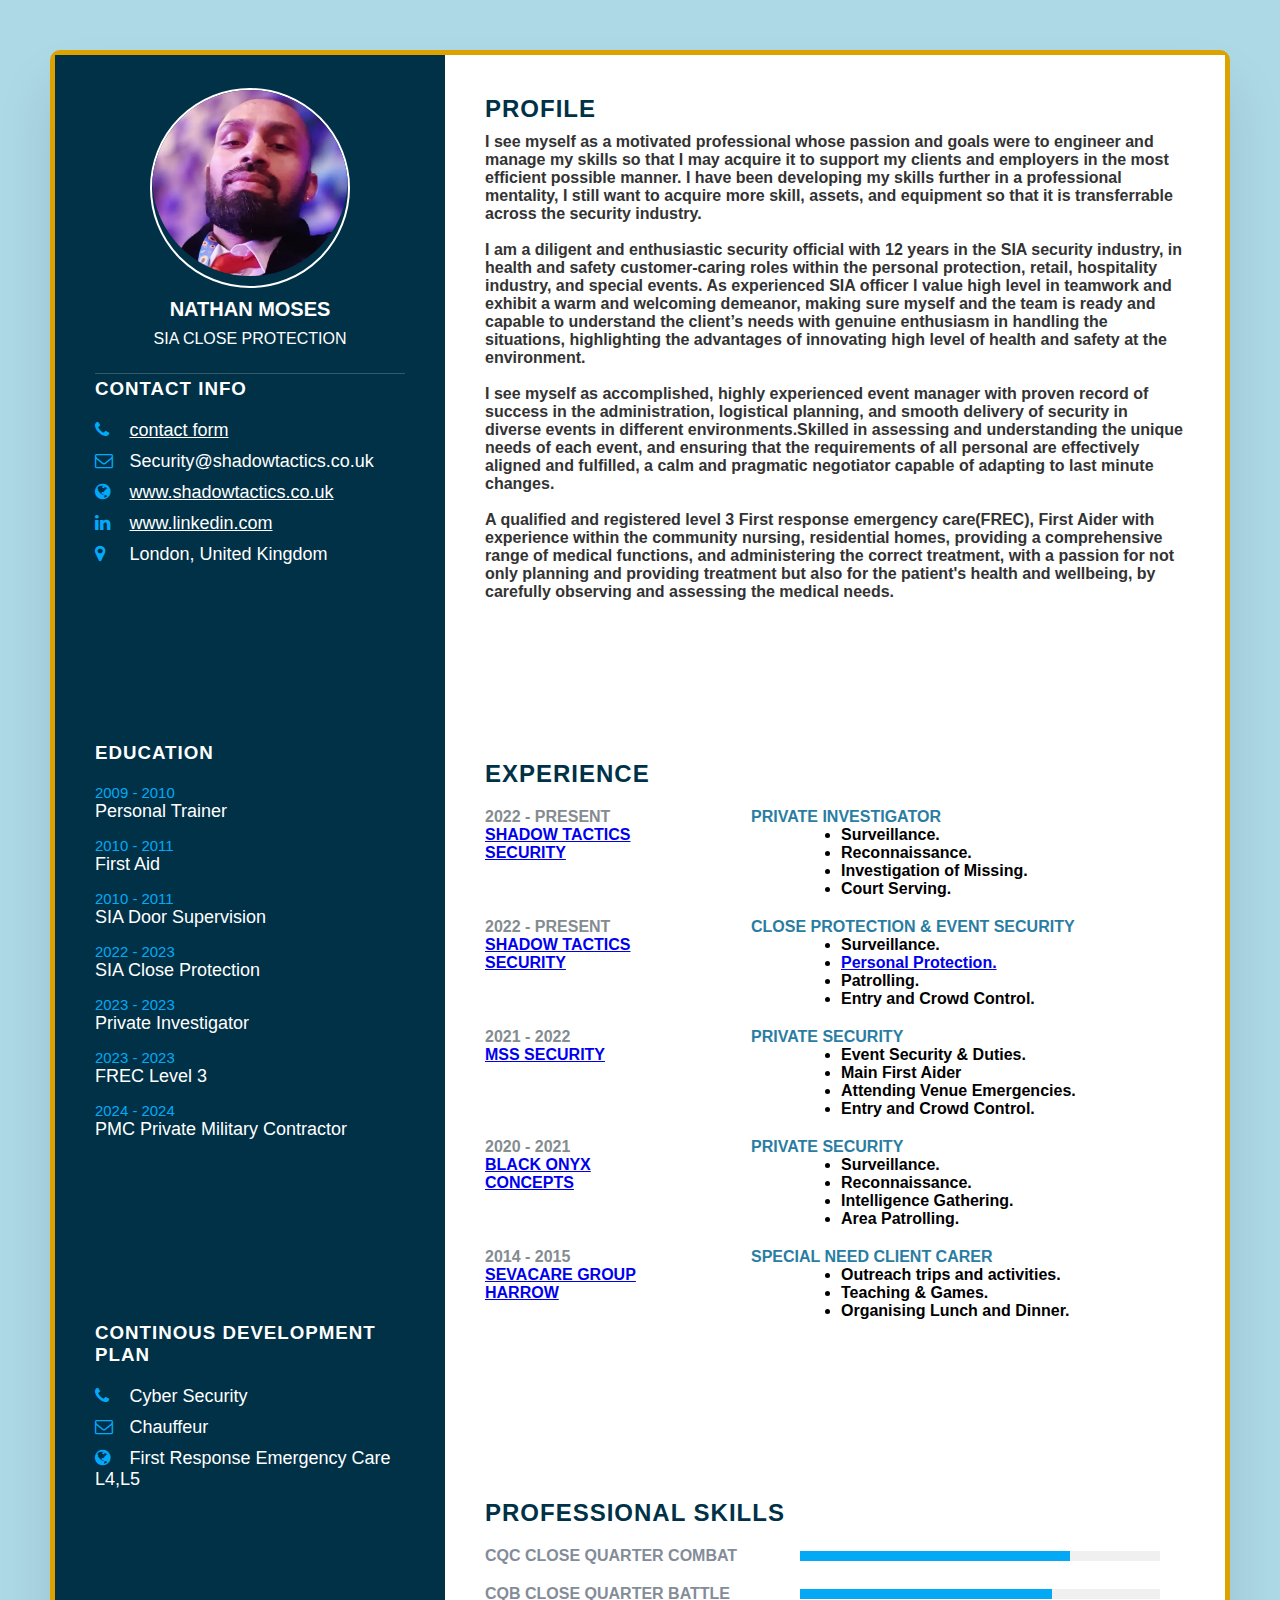
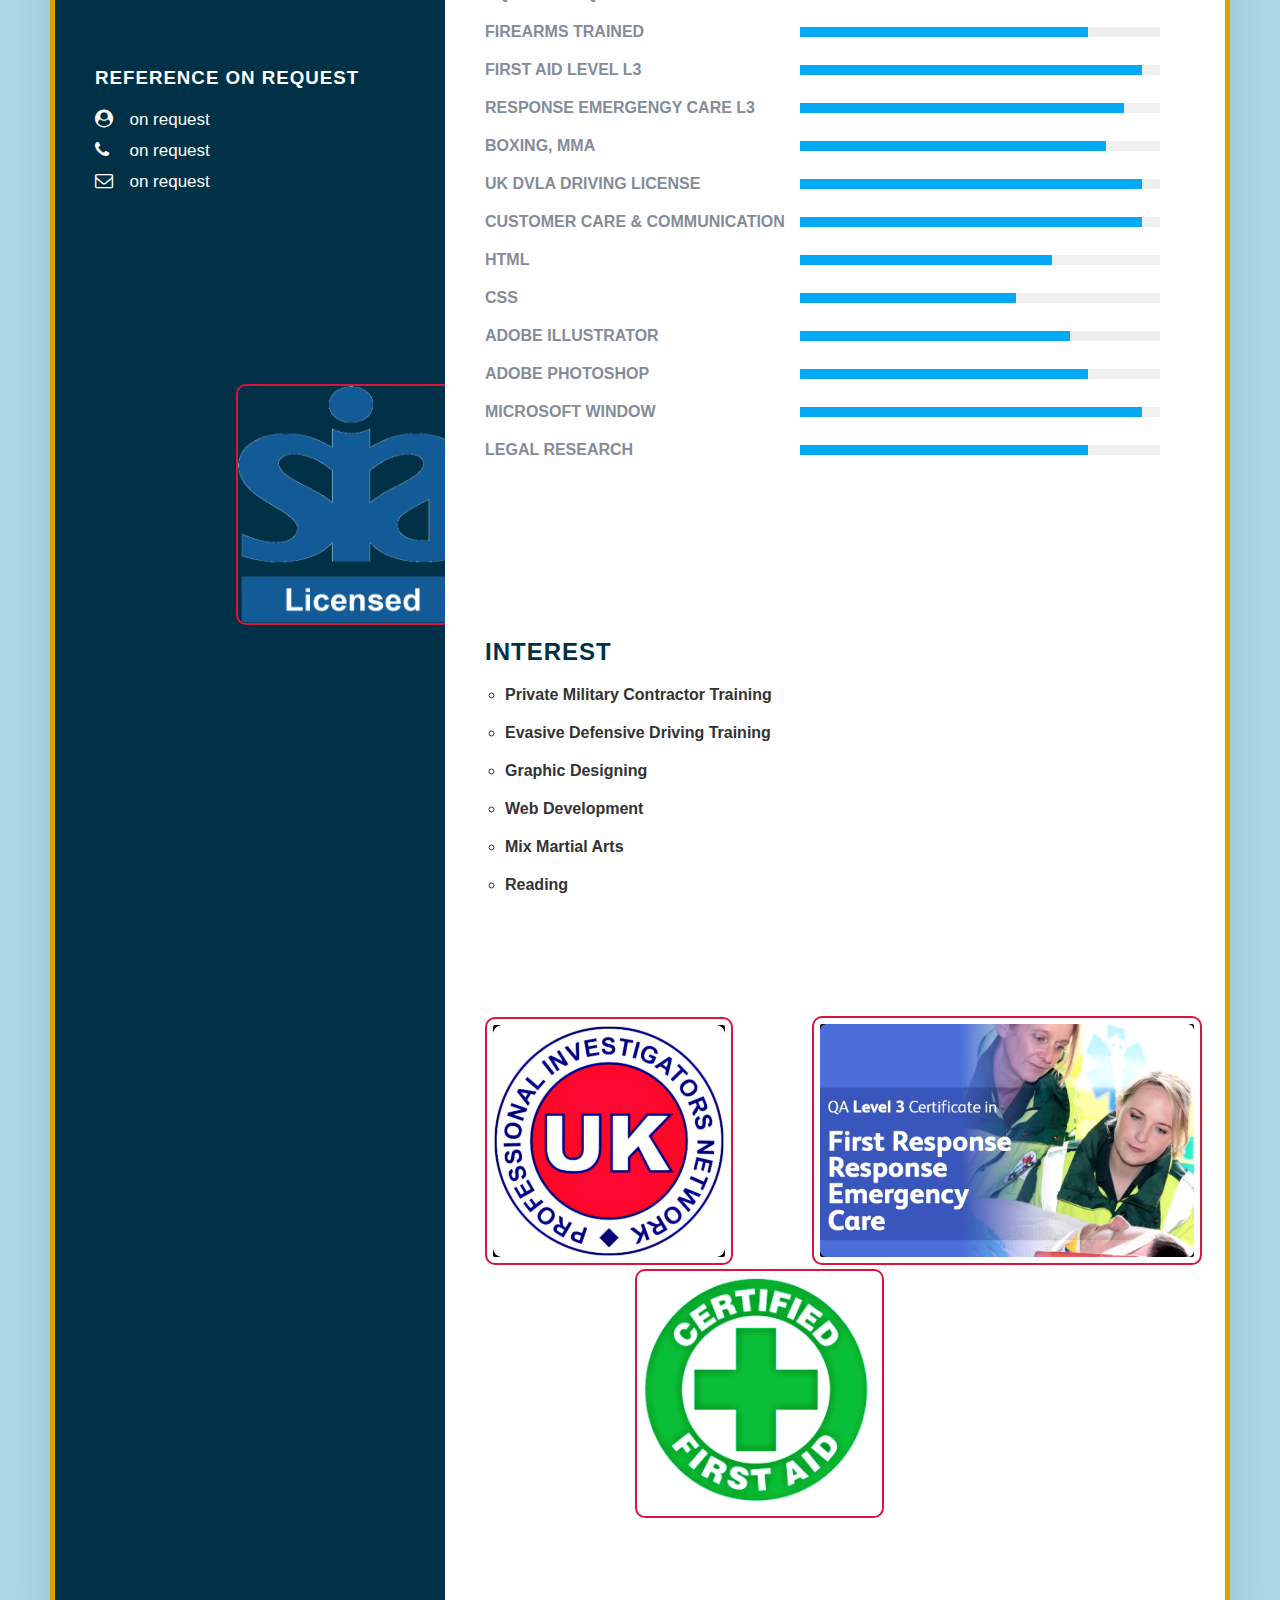
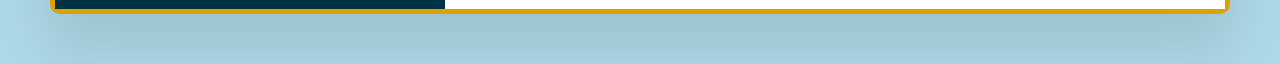
<file: index.html>
<!DOCTYPE html>
<html lang="en">
<head>
    <meta charset="UTF-8">
    <meta name="viewport" content="width=device-width, initial-scale=1.0">
    <title>Nathan_MosesCV</title>
    <link rel="stylesheet" href="https://cdnjs.cloudflare.com/ajax/libs/font-awesome/4.7.0/css/font-awesome.css" integrity="sha512-5A8nwdMOWrSz20fDsjczgUidUBR8liPYU+WymTZP1lmY9G6Oc7HlZv156XqnsgNUzTyMefFTcsFH/tnJE/+xBg==" crossorigin="anonymous" referrerpolicy="no-referrer" />
    <link rel="stylesheet" href="style.css">
</head>
<body>
    <div class="container">
        <div class="left_side">
            <div class="profileText">
                <div class="imgBx">
                    <img src="Profile.png" alt="">
                </div>
                <h2>Nathan Moses<br><span>SIA Close Protection</span></h2>
            </div>
            <div class="contactInfo">
                <h3 class="title">Contact Info</h3>
                <ul>
                    <li>
                        <span class="icon"><i class="fa fa-phone" aria-hidden="true"></i></span>
                        <span class="text"><a href="https://shadowtactics.co.uk/Contact%20Us/indexcontact.html">contact form</a></span>
                    </li>
                    <li>
                        <span class="icon"><i class="fa fa-envelope-o" aria-hidden="true"></i></span>
                        <span class="text">Security@shadowtactics.co.uk</span>
                    </li>
                    <li>
                        <span class="icon"><i class="fa fa-globe" aria-hidden="true"></i></span>
                        <span class="text"><a href="https://shadowtactics.co.uk/">www.shadowtactics.co.uk</a></span>
                    </li>
                    <li>
                        <span class="icon"><i class="fa fa-linkedin" aria-hidden="true"></i></span>
                        <span class="text"><a href="https://www.linkedin.com/in/nathan-moses-252189136/?originalSubdomain=uk">www.linkedin.com</a></span>
                    </li>
                    <li>
                        <span class="icon"><i class="fa fa-map-marker" aria-hidden="true"></i></span>
                        <span class="text">London, United Kingdom</span>
                    </li>
                </ul>
            </div>

            
 
            <div class="contactInfo education">
                <h3 class="title">Education</h3>
                <ul>
                    <li>
                        <h5>2009 - 2010</h5>
                        <h4>Personal Trainer</h4>
                    </li>
                    <li>    
                        <h5>2010 - 2011</h5>
                        <h4>First Aid</h4>
                    </li>
                    <li>    
                        <h5>2010 - 2011</h5>
                        <h4>SIA Door Supervision</h4>
                    </li>
                    <li>    
                        <h5>2022 - 2023</h5>
                        <h4>SIA Close Protection</h4>
                    </li>
                    <li>    
                        <h5>2023 - 2023</h5>
                        <h4>Private Investigator</h4>
                    </li>
                    <li>    
                        <h5>2023 - 2023</h5>
                        <h4>FREC Level 3</h4>        
                    </li>
                    <li>
                        <h5>2024 - 2024</h5>
                        <h4>PMC Private Military Contractor</h4>
                    </li>
                </ul>
            </div>

            <div class="contactInfo">
                <h3 class="title">Continous Development Plan</h3>
                <ul>
                    <li>
                        <span class="icon"><i class="fa fa-phone" aria-hidden="true"></i></span>
                        <span class="text">Cyber Security</span>
                    </li>
                    <li>
                        <span class="icon"><i class="fa fa-envelope-o" aria-hidden="true"></i></span>
                        <span class="text">Chauffeur</span>
                    </li>
                    <li>
                        <span class="icon"><i class="fa fa-globe" aria-hidden="true"></i></span>
                        <span class="text">First Response Emergency Care L4,L5</span>
                    </li>
                    <li>

                    </li>

                </ul>
            </div>

            <div class="contactInfo language">
                <h3 class="title">Reference on request</h3>
                <ul>
                    <li>
                     <span class="icon"><i class="fa fa-user-circle" aria-hidden="true"></i></span>   
                     <span class="percent">on request</span>
                    </li>
                    <li>
                     <span class="icon"><i class="fa fa-phone" aria-hidden="true"></i></span>
                     <span class="percent">on request</span>
                    </li>
                    <li>
                     <span class="icon"><i class="fa fa-envelope-o" aria-hidden="true"></i></span>
                     <spanc class="percent">on request</span>
                    </li>
                </ul>
            </div>

            <div class="contactInfo logosia">
                <img src="SIA LOGO.png" alt="" class="sialogo">
            </div>
            
            

        </div>

        <div class="right_side">
            <div class="about">
                <h2 class="title2">Profile</h2>
                <p><strong>I see myself as a motivated professional whose passion and goals were to engineer and manage my skills so that I may acquire 
                    it to support my clients and employers in the most efficient possible manner. I have been developing my skills further in a 
                    professional mentality, I still want to acquire more skill, assets, and equipment so that it is transferrable across the security industry.<br>
                    <br>I am a diligent and enthusiastic security official with 12 years in the SIA security industry, in health and safety customer-caring 
                    roles within the personal protection, retail, hospitality industry, and special events. As experienced SIA officer I value high level in 
                    teamwork and exhibit a warm and welcoming demeanor, making sure myself and the team is ready and capable to understand the client’s needs 
                    with genuine enthusiasm in handling the situations, highlighting the advantages of innovating high level of health and safety at the 
                    environment.<br>
                    <br>I see myself as accomplished, highly experienced event manager with proven record of success in the administration, logistical planning, 
                    and smooth delivery of security in diverse events in different environments.Skilled in assessing and understanding the unique needs of each 
                    event, and ensuring that the requirements of all personal are effectively aligned and fulfilled, a calm and pragmatic negotiator capable of 
                    adapting to last minute changes.<br>
                    <br>A qualified and registered level 3 First response emergency care(FREC), First Aider with experience within the community nursing, residential 
                    homes, providing a comprehensive range of medical functions, and administering the correct treatment, with a passion for not only planning and 
                    providing treatment but also for the patient's health and wellbeing, by carefully observing and assessing the medical needs.</strong></p>
            </div>
            <div class="about">
                <h2 class="title2">Experience</h2>
                <div class="box">
                    <div class="year_company">
                        <h4>2022 - Present</h4>
                        <h4><a href="C:\Users\natha\Desktop\New folder (2)\Home\Index.html">Shadow Tactics <br>Security</a></h4>
                    </div>
                    <div class="text pi">
                        <h3>Private Investigator</h3>
                        <ul class="list">
                            <li>Surveillance.</li>	
                            <li>Reconnaissance.</li>
                            <li>Investigation of Missing.</li>
                            <li>Court Serving.</li>
                          </ul>
                    </div>
                </div>
                <div class="box">
                    <div class="year_company">
                        <h4>2022 - Present
                        </h4>
                        <h4><a href="C:\Users\natha\Desktop\New folder (2)\Home\Index.html">Shadow Tactics <br>Security</a></h4>
                    </div>
                    <div class="text pi">
                        <h3>Close Protection & Event Security</h3>
                        <ul class="list">
                            <li>Surveillance.</li>	
                            <li><a href="C:\Users\natha\Desktop\New folder (2)\Resume\Personal Protection.jpg">Personal Protection.</a></li>
                            <li>Patrolling.</li>
                            <li>Entry and Crowd Control.</li>
                          </ul>
                    </div>
                </div>
            

                <div class="box">
                    <div class="year_company">
                        <h4>2021 - 2022</h4>
                        <h4><a href="https://msssecurity.com.au/services/security-guards/">MSS Security</a></h4>
                    </div>
                    <div class="text pi">
                        <h3>Private Security</h3>
                          <ul class="list">
                            <li>Event Security & Duties.</li>
                            <li>Main First Aider</li>
                            <li>Attending Venue Emergencies.</li>
                            <li>Entry and Crowd Control.</li>
                          </ul>
                    </div>
                </div>
                <div class="box">
                    <div class="year_company">
                        <h4>2020 - 2021</h4>
                        <h4><a href="https://www.blackonyxconcepts.com/security-services">Black Onyx <br>Concepts</a></h4>
                    </div>
                    <div class="text pi">
                        <h3>Private Security</h3>
                        <ul class="list">
                        <li>Surveillance.</li>	
                        <li>Reconnaissance.</li>
                        <li>Intelligence Gathering.</li>
                        <li>Area Patrolling.</li>
                      </ul>
                    </div>
                </div>

                <div class="box">
                    <div class="year_company">
                        <h4>2014 - 2015</h4>
                        <h4><a href="https://www.sevacaregroup.com/">Sevacare Group <br>Harrow</a></h4>
                    </div>
                    <div class="text pi">
                        <h3>Special Need Client Carer</h3>
                        <ul class="list">
                        <li>Outreach trips and activities.</li>
                        <li>Teaching & Games.</li>
                        <li>Organising Lunch and Dinner.</li>
                      </ul>
                    </div>
                </div>
            </div>
            
            <div class="about skills">
                <h2 class="title2">Professional Skills</h2>
                <div class="box">
                    <h4>CQC Close Quarter Combat</h4>
                    <div class="percent">
                        <div style="width: 75%;"></div>
                    </div>
                </div>
                <div class="box">
                    <h4>CQB Close Quarter Battle</h4>
                    <div class="percent">
                        <div style="width: 70%;"></div>
                    </div>
                </div>
                <div class="box">
                    <h4>Firearms Trained</h4>
                    <div class="percent">
                        <div style="width: 80%;"></div>
                    </div>
                </div>
                <div class="box">
                    <h4>First Aid Level L3</h4>
                    <div class="percent">
                        <div style="width: 95%;"></div>
                    </div>
                </div>
                <div class="box">
                    <h4>Response Emergengy Care L3</h4>
                    <div class="percent">
                        <div style="width: 90%;"></div>
                    </div>
                </div>
                <div class="box">
                    <h4>Boxing, MMA</h4>
                    <div class="percent">
                        <div style="width: 85%;"></div>
                    </div>
                </div>
                <div class="box">
                    <h4>UK DVLA Driving License</h4>
                    <div class="percent">
                        <div style="width: 95%;"></div>
                    </div>
                </div>
                <div class="box">
                    <h4>Customer Care & Communication</h4>
                    <div class="percent">
                        <div style="width: 95%;"></div>
                    </div>
                </div>
                <div class="box">
                    <h4>Html</h4>
                    <div class="percent">
                        <div style="width: 70%;"></div>
                    </div>
                </div>
                <div class="box">
                    <h4>CSS</h4>
                    <div class="percent">
                        <div style="width: 60%;"></div>
                    </div>
                </div>
                <div class="box">
                    <h4>Adobe Illustrator</h4>
                    <div class="percent">
                        <div style="width: 75%;"></div>
                    </div>
                </div>
                <div class="box">
                    <h4>Adobe Photoshop</h4>
                    <div class="percent">
                        <div style="width: 80%;"></div>
                    </div>
                </div>

                <div class="box">
                    <h4>Microsoft Window</h4>
                    <div class="percent">
                        <div style="width: 95%;"></div>
                    </div>
                </div>
                <div class="box">
                    <h4>Legal Research</h4>
                    <div class="percent">
                        <div style="width: 80%;"></div>
                    </div>
                </div>

            </div>
            <div class="about interest">
                <h2 class="title2">Interest</h2>
                <ul>
                    <li>Private Military Contractor Training</li>
                    <li>Evasive Defensive Driving Training</li>
                    <li>Graphic Designing</li>
                    <li>Web Development</li>
                    <li>Mix Martial Arts</li>
                    <li>Reading</li>
                </ul>
            </div>

            <div class=" about license">
                <img src="PRIVATE.png" alt="" class="invest">
                <img src="FRECL3.jpg" alt="" class="frec">
                <img src="FirstAid.png" alt="" class="aider">
            </div>

        </div>
        
    </div>
    
</body>
</html>
</file>
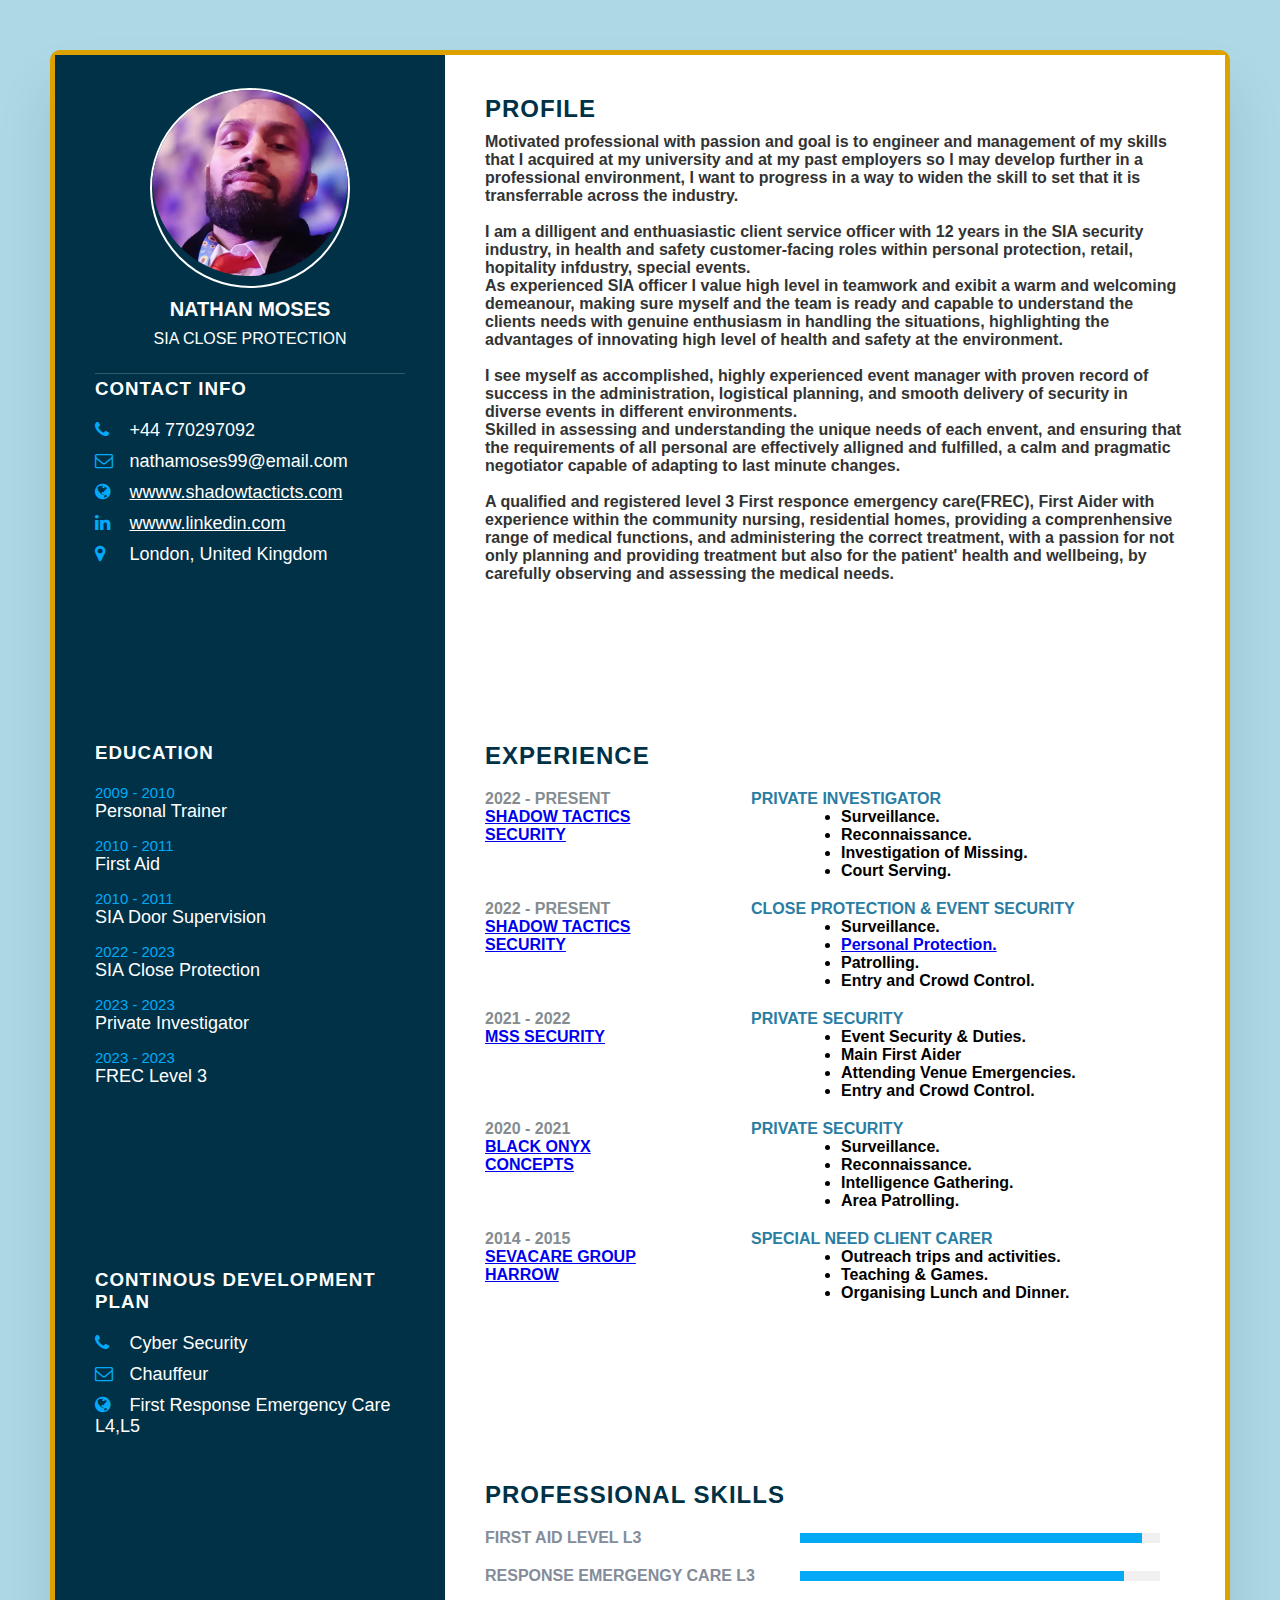
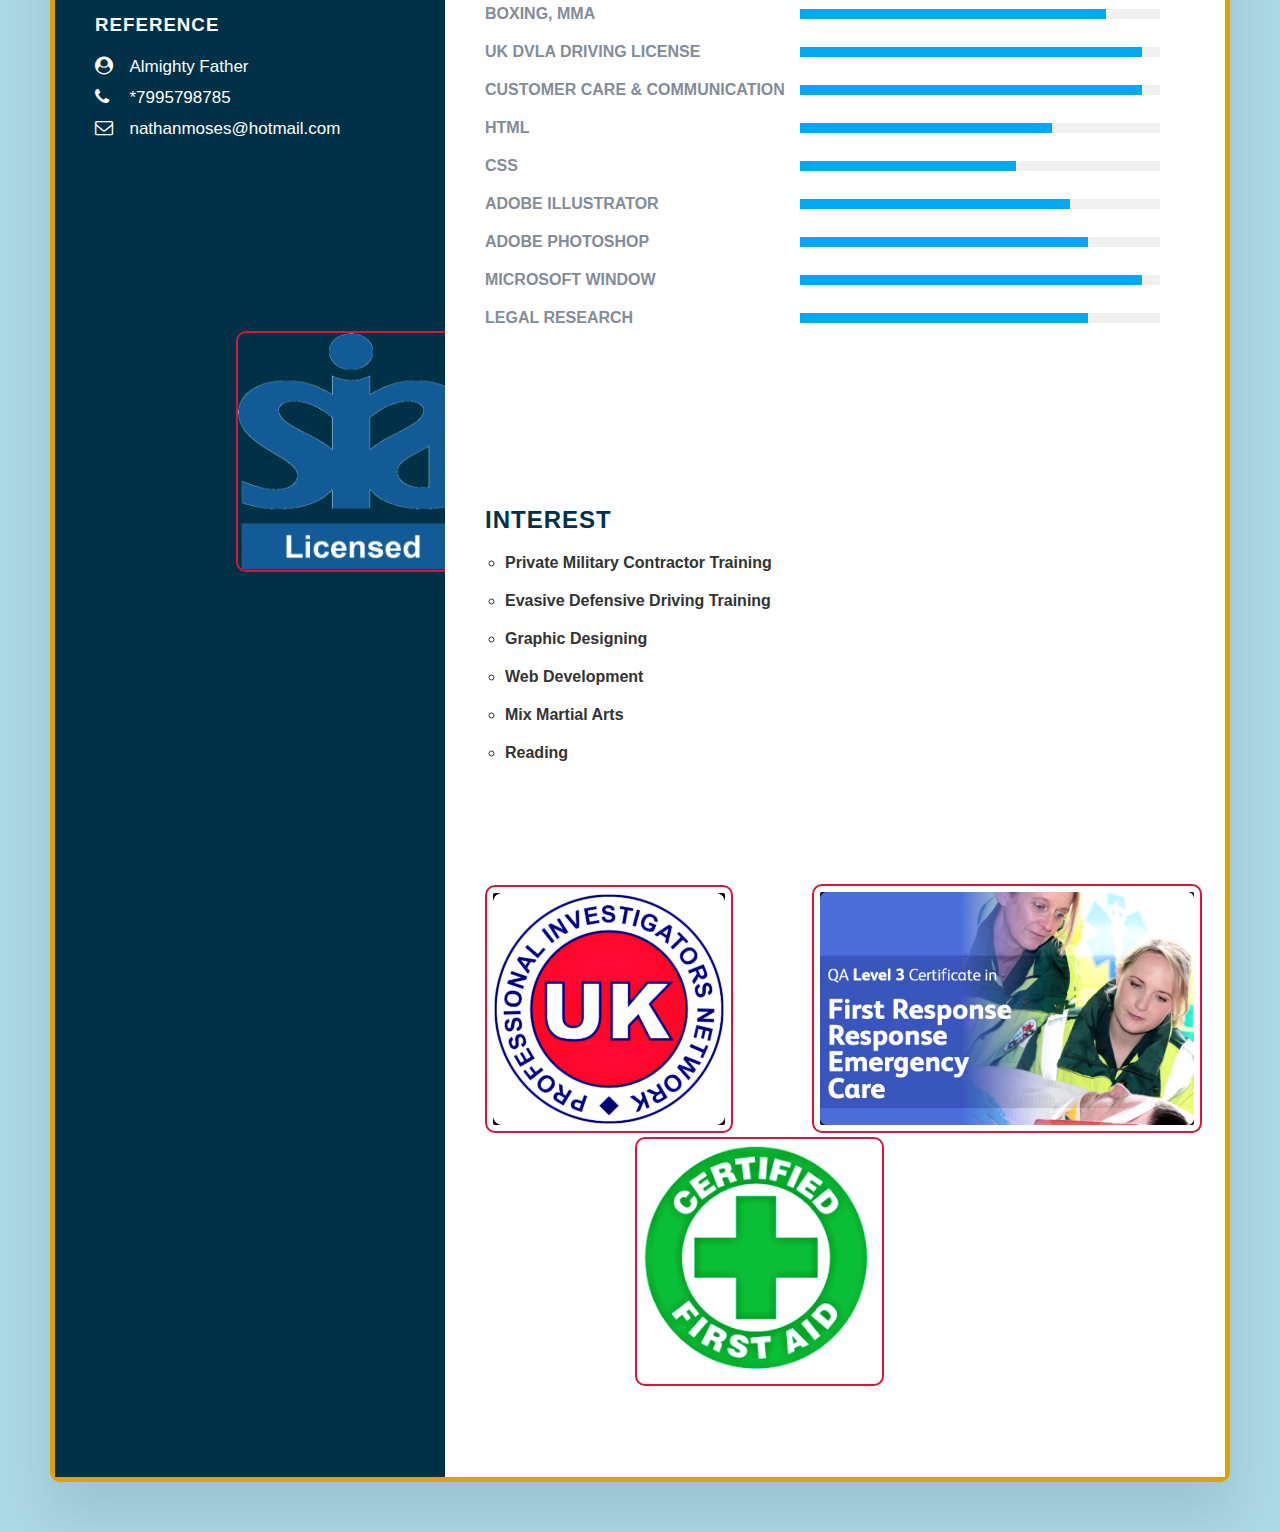
<file: Resume.html>
<!DOCTYPE html>
<html lang="en">
<head>
    <meta charset="UTF-8">
    <meta name="viewport" content="width=device-width, initial-scale=1.0">
    <title>Nathan_MosesCV</title>
    <link rel="stylesheet" href="https://cdnjs.cloudflare.com/ajax/libs/font-awesome/4.7.0/css/font-awesome.css" integrity="sha512-5A8nwdMOWrSz20fDsjczgUidUBR8liPYU+WymTZP1lmY9G6Oc7HlZv156XqnsgNUzTyMefFTcsFH/tnJE/+xBg==" crossorigin="anonymous" referrerpolicy="no-referrer" />
    <link rel="stylesheet" href="style.css">
</head>
<body>
    <div class="container">
        <div class="left_side">
            <div class="profileText">
                <div class="imgBx">
                    <img src="Profile.png" alt="">
                </div>
                <h2>Nathan Moses<br><span>SIA Close Protection</span></h2>
            </div>
            <div class="contactInfo">
                <h3 class="title">Contact Info</h3>
                <ul>
                    <li>
                        <span class="icon"><i class="fa fa-phone" aria-hidden="true"></i></span>
                        <span class="text">+44 770297092</span>
                    </li>
                    <li>
                        <span class="icon"><i class="fa fa-envelope-o" aria-hidden="true"></i></span>
                        <span class="text">nathamoses99@email.com</span>
                    </li>
                    <li>
                        <span class="icon"><i class="fa fa-globe" aria-hidden="true"></i></span>
                        <span class="text"><a href="C:\Users\natha\Desktop\New folder (2)\Home\Index.html">wwww.shadowtacticts.com</a></span>
                    </li>
                    <li>
                        <span class="icon"><i class="fa fa-linkedin" aria-hidden="true"></i></span>
                        <span class="text"><a href="https://www.linkedin.com/in/nathan-moses-252189136/?originalSubdomain=uk">wwww.linkedin.com</a></span>
                    </li>
                    <li>
                        <span class="icon"><i class="fa fa-map-marker" aria-hidden="true"></i></span>
                        <span class="text">London, United Kingdom</span>
                    </li>
                </ul>
            </div>

            
 
            <div class="contactInfo education">
                <h3 class="title">Education</h3>
                <ul>
                    <li>
                        <h5>2009 - 2010</h5>
                        <h4>Personal Trainer</h4>
                    </li>
                    <li>    
                        <h5>2010 - 2011</h5>
                        <h4>First Aid</h4>
                    </li>
                    <li>    
                        <h5>2010 - 2011</h5>
                        <h4>SIA Door Supervision</h4>
                    </li>
                    <li>    
                        <h5>2022 - 2023</h5>
                        <h4>SIA Close Protection</h4>
                    </li>
                    <li>    
                        <h5>2023 - 2023</h5>
                        <h4>Private Investigator</h4>
                    </li>
                    <li>    
                        <h5>2023 - 2023</h5>
                        <h4>FREC Level 3</h4>        
                    </li>
                </ul>
            </div>

            <div class="contactInfo">
                <h3 class="title">Continous Development Plan</h3>
                <ul>
                    <li>
                        <span class="icon"><i class="fa fa-phone" aria-hidden="true"></i></span>
                        <span class="text">Cyber Security</span>
                    </li>
                    <li>
                        <span class="icon"><i class="fa fa-envelope-o" aria-hidden="true"></i></span>
                        <span class="text">Chauffeur</span>
                    </li>
                    <li>
                        <span class="icon"><i class="fa fa-globe" aria-hidden="true"></i></span>
                        <span class="text">First Response Emergency Care L4,L5</span>
                    </li>
                    <li>

                    </li>

                </ul>
            </div>

            <div class="contactInfo language">
                <h3 class="title">Reference</h3>
                <ul>
                    <li>
                     <span class="icon"><i class="fa fa-user-circle" aria-hidden="true"></i></span>   
                     <span class="percent">Almighty Father</span>
                    </li>
                    <li>
                     <span class="icon"><i class="fa fa-phone" aria-hidden="true"></i></span>
                     <span class="percent">*7995798785</span>
                    </li>
                    <li>
                     <span class="icon"><i class="fa fa-envelope-o" aria-hidden="true"></i></span>
                     <spanc class="percent">nathanmoses@hotmail.com</span>
                    </li>
                </ul>
            </div>

            <div class="contactInfo logosia">
                <img src="SIA LOGO.png" alt="" class="sialogo">
            </div>
            
            

        </div>

        <div class="right_side">
            <div class="about">
                <h2 class="title2">Profile</h2>
                <p><strong>Motivated professional with passion and goal is to engineer and management of my skills that I acquired at my university 
                    and at my past employers so I may develop further in a professional environment, I want to progress in a way to widen the 
                    skill to set that it is transferrable across the industry.<br>
                    <br>I am a dilligent and enthuasiastic client service officer with 12 years in the SIA security industry, in 
                    health and safety customer-facing roles within personal protection, retail, hopitality infdustry, special events.
                    <br>As experienced SIA officer I value high level in teamwork and exibit a warm and welcoming demeanour, making sure
                    myself and the team is ready and capable to understand the clients needs with genuine enthusiasm in handling the 
                    situations, highlighting the advantages of innovating high level of health and safety at the environment. <br>
                    <br>I see myself as accomplished, highly experienced event manager with proven record of success in the administration, 
                    logistical planning, and smooth delivery of security in diverse events in different environments.<br>Skilled in assessing 
                    and understanding the unique needs of each envent, and ensuring that the requirements of all personal are effectively alligned
                    and fulfilled, a calm and pragmatic negotiator capable of adapting to last minute changes.<br>
                    <br>A qualified and registered level 3 First responce emergency care(FREC), First Aider with experience within the community 
                    nursing, residential homes, providing a comprenhensive range of medical functions, and administering the correct treatment,
                    with a passion for not only planning and providing treatment but also for the patient' health and wellbeing, by carefully 
                    observing and assessing the medical needs.


                </strong>
                </p>
            </div>
            <div class="about">
                <h2 class="title2">Experience</h2>
                <div class="box">
                    <div class="year_company">
                        <h4>2022 - Present</h4>
                        <h4><a href="C:\Users\natha\Desktop\New folder (2)\Home\Index.html">Shadow Tactics <br>Security</a></h4>
                    </div>
                    <div class="text pi">
                        <h3>Private Investigator</h3>
                        <ul class="list">
                            <li>Surveillance.</li>	
                            <li>Reconnaissance.</li>
                            <li>Investigation of Missing.</li>
                            <li>Court Serving.</li>
                          </ul>
                    </div>
                </div>
                <div class="box">
                    <div class="year_company">
                        <h4>2022 - Present
                        </h4>
                        <h4><a href="C:\Users\natha\Desktop\New folder (2)\Home\Index.html">Shadow Tactics <br>Security</a></h4>
                    </div>
                    <div class="text pi">
                        <h3>Close Protection & Event Security</h3>
                        <ul class="list">
                            <li>Surveillance.</li>	
                            <li><a href="C:\Users\natha\Desktop\New folder (2)\Resume\Personal Protection.jpg">Personal Protection.</a></li>
                            <li>Patrolling.</li>
                            <li>Entry and Crowd Control.</li>
                          </ul>
                    </div>
                </div>
            

                <div class="box">
                    <div class="year_company">
                        <h4>2021 - 2022</h4>
                        <h4><a href="https://msssecurity.com.au/services/security-guards/">MSS Security</a></h4>
                    </div>
                    <div class="text pi">
                        <h3>Private Security</h3>
                          <ul class="list">
                            <li>Event Security & Duties.</li>
                            <li>Main First Aider</li>
                            <li>Attending Venue Emergencies.</li>
                            <li>Entry and Crowd Control.</li>
                          </ul>
                    </div>
                </div>
                <div class="box">
                    <div class="year_company">
                        <h4>2020 - 2021</h4>
                        <h4><a href="https://www.blackonyxconcepts.com/security-services">Black Onyx <br>Concepts</a></h4>
                    </div>
                    <div class="text pi">
                        <h3>Private Security</h3>
                        <ul class="list">
                        <li>Surveillance.</li>	
                        <li>Reconnaissance.</li>
                        <li>Intelligence Gathering.</li>
                        <li>Area Patrolling.</li>
                      </ul>
                    </div>
                </div>

                <div class="box">
                    <div class="year_company">
                        <h4>2014 - 2015</h4>
                        <h4><a href="https://www.sevacaregroup.com/">Sevacare Group <br>Harrow</a></h4>
                    </div>
                    <div class="text pi">
                        <h3>Special Need Client Carer</h3>
                        <ul class="list">
                        <li>Outreach trips and activities.</li>
                        <li>Teaching & Games.</li>
                        <li>Organising Lunch and Dinner.</li>
                      </ul>
                    </div>
                </div>
            </div>
            
            <div class="about skills">
                <h2 class="title2">Professional Skills</h2>
                <div class="box">
                    <h4>First Aid Level L3</h4>
                    <div class="percent">
                        <div style="width: 95%;"></div>
                    </div>
                </div>
                <div class="box">
                    <h4>Response Emergengy Care L3</h4>
                    <div class="percent">
                        <div style="width: 90%;"></div>
                    </div>
                </div>
                <div class="box">
                    <h4>Boxing, MMA</h4>
                    <div class="percent">
                        <div style="width: 85%;"></div>
                    </div>
                </div>
                <div class="box">
                    <h4>UK DVLA Driving License</h4>
                    <div class="percent">
                        <div style="width: 95%;"></div>
                    </div>
                </div>
                <div class="box">
                    <h4>Customer Care & Communication</h4>
                    <div class="percent">
                        <div style="width: 95%;"></div>
                    </div>
                </div>
                <div class="box">
                    <h4>Html</h4>
                    <div class="percent">
                        <div style="width: 70%;"></div>
                    </div>
                </div>
                <div class="box">
                    <h4>CSS</h4>
                    <div class="percent">
                        <div style="width: 60%;"></div>
                    </div>
                </div>
                <div class="box">
                    <h4>Adobe Illustrator</h4>
                    <div class="percent">
                        <div style="width: 75%;"></div>
                    </div>
                </div>
                <div class="box">
                    <h4>Adobe Photoshop</h4>
                    <div class="percent">
                        <div style="width: 80%;"></div>
                    </div>
                </div>

                <div class="box">
                    <h4>Microsoft Window</h4>
                    <div class="percent">
                        <div style="width: 95%;"></div>
                    </div>
                </div>
                <div class="box">
                    <h4>Legal Research</h4>
                    <div class="percent">
                        <div style="width: 80%;"></div>
                    </div>
                </div>

            </div>
            <div class="about interest">
                <h2 class="title2">Interest</h2>
                <ul>
                    <li>Private Military Contractor Training</li>
                    <li>Evasive Defensive Driving Training</li>
                    <li>Graphic Designing</li>
                    <li>Web Development</li>
                    <li>Mix Martial Arts</li>
                    <li>Reading</li>
                </ul>
            </div>

            <div class=" about license">
                <img src="PRIVATE.png" alt="" class="invest">
                <img src="FRECL3.jpg" alt="" class="frec">
                <img src="FirstAid.png" alt="" class="aider">
            </div>

        </div>
        
    </div>
    
</body>
</html>
</file>
<file: style.css>
*
{
    margin: 0;
    padding: 0;
    box-sizing: border-box;
    font-family:Arial, Helvetica, sans-serif;
}

body{
    background: lightblue;
    display: flex;
    justify-content: center;
    align-items: center;
    min-height: 100vh;
}

.container{
    position: relative;
    width: 100%;
    max-width: 5000px;
    min-height: 2000px;
    background: #fff;
    margin: 50px;
    display: grid;
    grid-template-columns: 1fr 2fr;
    box-shadow: 0 35px 55px rgba(0,0,0,0.1);
    border: 5px solid rgb(221, 162, 0);
    border-radius: 10px;
}

.left_side{
    position: relative;
    background: #003147;
    padding: 40px;
}

.profileText{
 position: relative;
 display: flex;
 flex-direction: column;
 align-items: center;
 padding-bottom: 20px;
 border-bottom: 1px solid rgba(255,255,255,0.2);   
}

.profileText .imgBx{
    position: relative;
    top: -7px;
    width: 200px;
    height: 200px;
    border-radius: 50%;
    overflow: hidden;
    border: 2px solid #fff;
}

.profileText h2{
    color: #fff;
    font-size: 20px;
    text-transform: uppercase;
    text-align: center;
    font-weight: 600;
    line-height: 1.4em;
}

.profileText h2 span{
    font-size: 0.8em;
    font-weight: 300;

}

.profileText .imgBx img{
    position: absolute;
    top: -10px;
    left: 0;
    width: 100%;
    height: 100%;

    object-fit: cover;
}

.contactInfo{
    position: relative;
    padding-top: 167px;
    top: -163px;
}

.title{
    color: #fff;
    text-transform: uppercase;
    font-weight: 600;
    letter-spacing: 1px;
    margin-bottom: 20px;
}

.contactInfo ul{
    position: relative;
}

.contactInfo ul li{
    position: relative;
    list-style: none;
    margin: 10px 0;
    cursor: pointer;
}

.contactInfo ul li .icon{
    display: inline-block;
    width: 30px;
    font-size: 18px;
    color: #03a9fa;
}

.contactInfo ul li .text { 
    font-size: 18px;
}

.contactInfo ul li .text a{ 
    color: #ffffff;
}

.contactInfo ul li span{
    color: #fff;
    font-weight: 300;
}

.contactInfo.education li{
    margin-bottom: 15px;
    font-size: 18px;
}

.contactInfo.education h5{
    color: #03a9f4;
    font-weight: 500;
}

.contactInfo.education h4{
    color: #fff;
    font-weight: 500;
}

.contactInfo.language .percent{
    position: relative;
    width: 100%;
    height: 6px;
    color: #fff;
    margin-top: 5px;
    font-weight: 300;
    font-size: 17px;
}
.contactInfo.language .icon{
    font-weight: 500;
    color: #fff;
}


.contactInfo.logosia img{
    position: relative;
    width: 230px;
    left: 140.5px;
    top: 15px;
    justify-content: center;
    align-items: center;
    border: 2px solid crimson;
    border-radius: 10px;


}

.right_side{
    position: relative;
    background: #fff;
    padding: 40px;
}

.about{
    margin-bottom: 50px;
    padding-bottom: 109px;
}

.about:last-child{
    margin-bottom: 0;
}

.title2{
    color: #003147;
    text-transform: uppercase;
    letter-spacing: 1px;
    margin-bottom: 10px;
}

p{
    color: #333;
}

.about .box{
    display: flex;
    flex-direction: row;
    margin: 20px 0;
}

.about .box .year_company{
    min-width: 203px;
}

.about .box .year_company h4{
    text-transform: uppercase;
    color: #848c90;
    font-weight: 600;
}

.about .box .text.mss{
    position: relative;
    padding: 0;
    left: 90px;
}

.about .box .text.bl{
    position: relative;
    padding: 0;
    left: 90px;
}

.about .box .text.pi{
    position: relative;
    padding: 0;
    left: 63px;
}

.about .box .text ul{
    position: relative;
    padding: 0;
    left: 90px;
    font-weight: 600;
    color: #000000;
    font-size: 16px;
}

.about .box .text h3{
    text-transform: uppercase;
    color: #2a7da2;
    font-size: 16px;
}



.about.license{
    position: relative;
    top: -47px;
    padding: 0;

}

.about.license .invest{
    position: relative;
    padding: 6px;
    width: 248px;
    border: 2px solid crimson;
    left: 0;
    border-radius: 10px;
}

.about.license .frec{
    position: relative;
    padding: 6px;
    width: 390px;
    border: 2px solid crimson;
    left: 75px;
    border-radius: 10px;
}

.about.license .aider{
    position: relative;
    padding: 6px;
    width: 249px;
    border:2px solid crimson;
    left: 150px;
    border-radius: 10px;
}


.skills .box{
    position: relative;
    width: 100%;
    display: grid;
    grid-template-columns: 300px 1fr;
    justify-content: center;
    align-items: center;
}
.skills .box h4{
    text-transform: uppercase;
    color: #848c99;
    font-weight: 600;
}

.skills .box .percent{
    position: relative;
    left: 15px;
    width: 90%;
    height: 10px;
    background: #f0f0f0;
}

.skills .box .percent div{
    position: absolute;
    top: 0;
    left: 0;
    height: 100%;
    background: #03a9f4;

}
.interest ul{
    display: grid;
    grid-template-columns: repeat(4.1fr);
}

.interest ul li{
    list-style-type:circle;
    color: #333;
    font-weight: 600;
    margin: 10px 20px;
}

@media (max-width: 1000px){
    .container{
        margin: 10px;
        grid-template-columns: repeat(1,1fr);
    }
    .interest ul{
        grid-template-columns: repeat(2,1fr);
    }
}

@media (max-width: 600px) 
{
    .about .box{
        flex-direction: column;
    }
    .about .box .year_company{
        margin-bottom: 5px;
        left: 50px;
    }

    .interest ul{
        grid-template-columns: repeat(1,1fr);
    }
    
    .skills .box{
        grid-template-columns: repeat(1,1fr);
    }
}
@media (max-width: 600px){
    
    .about.license{ position: relative;}

    .about.license .invest{
        position: relative;
        left:7px;
    }
    
    .about.license .frec{
        position: relative;
        left:7px;
    }
    .about.license .aider{
        position: relative;
        left:7px;
    }
}

@media (max-width: 600px) 
{
    .contactInfo.logosia{
        position: relative;
    }

    .contactInfo.logosia img{
        left:85px;
    }

}
</file>
